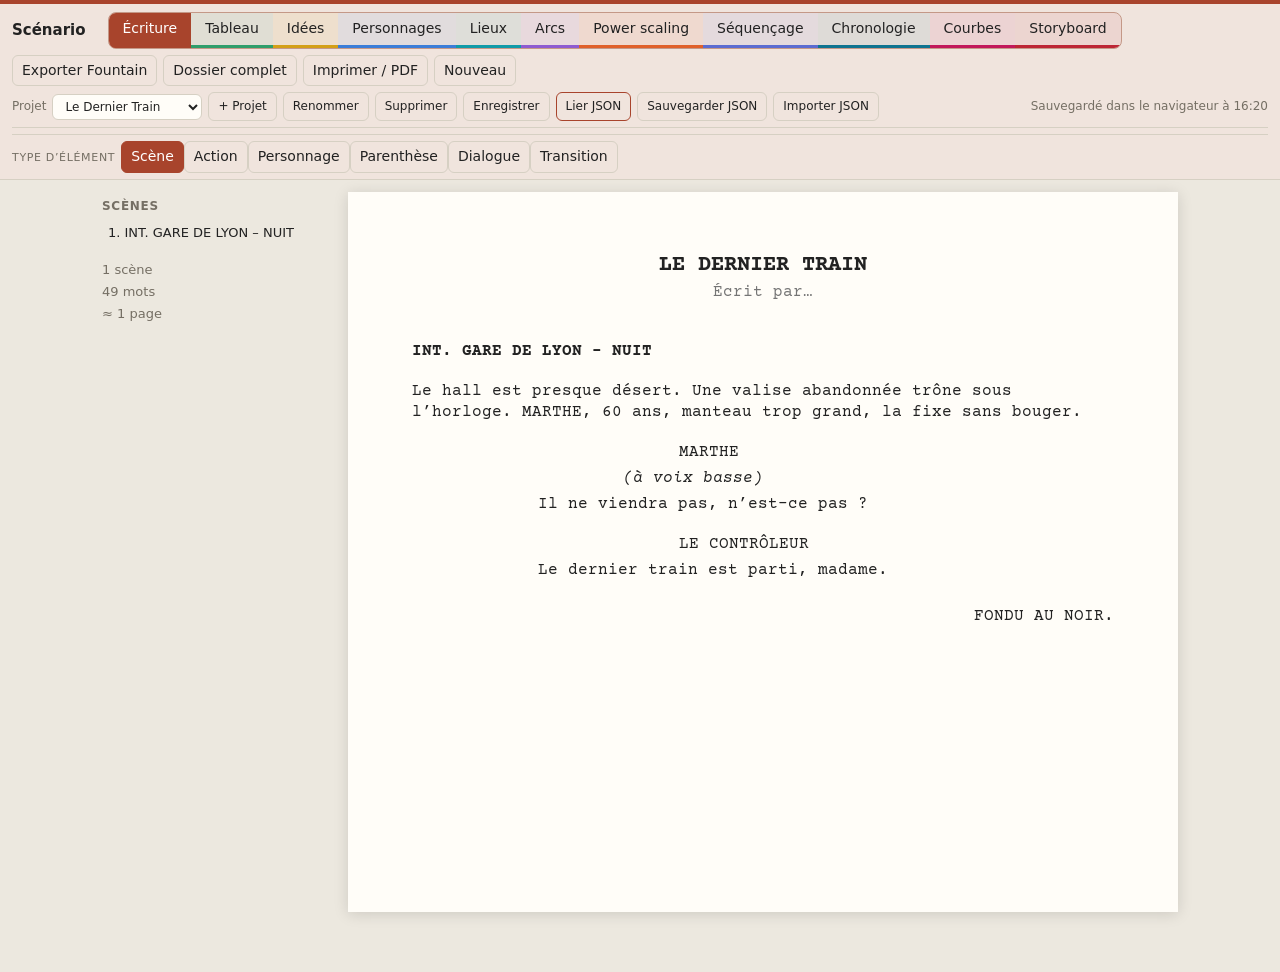
<file: index.html>
<!DOCTYPE html>
<html lang="fr"><head><meta charset="utf-8"><title>Scénario — éditeur</title>
<meta http-equiv="refresh" content="0; url=Sc%C3%A9nario%20%E2%80%94%20%C3%A9diteur.html">
<link rel="canonical" href="Sc%C3%A9nario%20%E2%80%94%20%C3%A9diteur.html"></head>
<body><a href="Sc%C3%A9nario%20%E2%80%94%20%C3%A9diteur.html">Ouvrir l’éditeur</a></body></html>
</file>
<file: style.css>
:root{--bg:#ece8df;--panel:#f7f4ee;--ink:#222;--muted:#756f64;--line:#d6d0c3;--accent:#a8442c;--paper:#fffdf8;--pink:#222;box-sizing:border-box;padding-top:env(safe-area-inset-top,0px);padding-bottom:env(safe-area-inset-bottom,0px)}
@media (prefers-color-scheme:dark){:root:not([data-theme="light"]){--bg:#17171a;--panel:#202024;--ink:#e6e3dc;--muted:#99958b;--line:#35353b;--accent:#e08a6e;--paper:#26262b;--pink:#e6e3dc}}
:root[data-theme="dark"]{--bg:#17171a;--panel:#202024;--ink:#e6e3dc;--muted:#99958b;--line:#35353b;--accent:#e08a6e;--paper:#26262b;--pink:#e6e3dc}
html{scroll-padding-top:calc(env(safe-area-inset-top,0px) + 70px)}
*{box-sizing:border-box}
body{margin:0;background:var(--bg);color:var(--ink);font:14px/1.4 system-ui,sans-serif}
body::before{content:"";position:fixed;inset:0 0 auto;height:env(safe-area-inset-top,0px);background:var(--panel);z-index:10}
header{position:sticky;top:env(safe-area-inset-top,0px);z-index:9;background:var(--panel);border-bottom:1px solid var(--line);padding:8px 12px;display:flex;flex-wrap:wrap;gap:6px;align-items:center}
header b{font-size:15px;margin-right:6px}
button{font:inherit;color:var(--ink);background:transparent;border:1px solid var(--line);border-radius:6px;padding:5px 9px;cursor:pointer}
button:hover{border-color:var(--accent)}
button.on{background:var(--accent);border-color:var(--accent);color:#fff}
.sp{flex:1}
#chips{padding:6px 12px;display:flex;gap:6px;flex-wrap:wrap;min-height:6px}
#chips button{font-size:12px;padding:2px 8px}
main{display:grid;grid-template-columns:230px 1fr;gap:16px;padding:0 12px 60px;max-width:1100px;margin:0 auto}
aside{position:sticky;top:calc(env(safe-area-inset-top,0px) + 60px);align-self:start;max-height:75vh;overflow:auto;font-size:13px}
aside h3{margin:6px 0;font-size:12px;text-transform:uppercase;letter-spacing:.06em;color:var(--muted)}
aside a{display:block;padding:4px 6px;border-radius:5px;color:var(--ink);cursor:pointer;white-space:nowrap;overflow:hidden;text-overflow:ellipsis}
aside a:hover{background:var(--line)}
#st{color:var(--muted);margin-top:12px;line-height:1.7}
.paper{background:var(--paper);box-shadow:0 2px 14px #0002;padding:48px 64px;min-height:80vh;font:16px/1.35 'Courier Prime','Courier New',monospace;color:var(--pink)}
.ti{display:block;width:100%;border:0;background:transparent;font:inherit;color:inherit;outline:0;text-align:center}
.ti.t{font-weight:700;font-size:22px;text-transform:uppercase;margin-top:10px}
.ti.a{color:var(--muted);margin-bottom:34px}
.row{position:relative;margin-top:14px}
.row textarea{display:block;width:100%;border:0;background:transparent;resize:none;font:inherit;color:inherit;outline:0;padding:2px 0;overflow:hidden}
.row:focus-within{background:color-mix(in srgb,var(--accent) 8%,transparent)}
.lb{position:absolute;right:0;top:-12px;font:10px system-ui;color:var(--accent);opacity:0;pointer-events:none}
.row:focus-within .lb{opacity:1}
.scene{margin-top:28px}.scene textarea{font-weight:700;text-transform:uppercase}
.char{margin:14px 0 0 38%}.char textarea{text-transform:uppercase}
.paren{margin:0 0 0 30%;width:44%}.paren textarea{font-style:italic}
.dial{margin:0 0 0 18%;width:64%}
.trans{margin-top:20px}.trans textarea{text-align:right;text-transform:uppercase}
dialog{width:min(640px,92vw);background:var(--panel);color:var(--ink);border:1px solid var(--line);border-radius:10px}
dialog textarea{width:100%;height:50vh;font:13px/1.4 monospace;background:var(--paper);color:var(--ink);border:1px solid var(--line);border-radius:6px;padding:8px}
dialog .b{display:flex;gap:6px;margin-top:10px}
[hidden]{display:none!important}
#bv{position:relative;height:calc(100vh - 120px);min-height:420px;margin:0 12px;border:1px solid var(--line);border-radius:8px;overflow:hidden;touch-action:none;background:var(--panel) radial-gradient(var(--line) 1px,transparent 1px) 0 0/22px 22px;cursor:grab;user-select:none}
#w{position:absolute;left:0;top:0;transform-origin:0 0}
#sv{position:absolute;left:0;top:0;width:1px;height:1px;overflow:visible}
.group-zone{position:absolute;z-index:0;min-width:100px;min-height:70px;border:2px solid var(--zone-color);border-radius:10px;background:color-mix(in srgb,var(--zone-color) 10%,var(--panel));box-shadow:inset 0 0 0 1px #ffffff16}
.zone-bar{display:flex;align-items:center;gap:6px;min-height:28px;padding:3px 7px;background:color-mix(in srgb,var(--zone-color) 18%,var(--panel));border-bottom:1px solid color-mix(in srgb,var(--zone-color) 55%,transparent);cursor:move;touch-action:none}
.zone-bar input[type="text"]{flex:1;min-width:0;border:0;outline:0;background:transparent;color:var(--zone-color);font:700 11px system-ui,sans-serif;text-transform:uppercase}
.zone-bar input[type="color"]{width:18px;height:18px;padding:0;border:0;background:transparent;cursor:pointer}
.zone-delete{padding:0 4px;border:0;font-size:16px;line-height:1;color:var(--muted)}
.zone-resize{position:absolute;right:-2px;bottom:-2px;width:16px;height:16px;border:0;border-radius:0 0 8px 0;background:var(--zone-color);cursor:nwse-resize;touch-action:none}
#zoneDraw.on{background:var(--accent);border-color:var(--accent);color:#fff}
.zone-preview{position:absolute;z-index:0;border:2px dashed var(--accent);border-radius:8px;background:color-mix(in srgb,var(--accent) 8%,transparent);pointer-events:none}
.zone-mode{cursor:crosshair!important}
.zone-mode .node{cursor:default}
.zone-mode .zone-bar{cursor:move}
.node{z-index:2}
#sv{z-index:1;pointer-events:none}
.hit{pointer-events:stroke}
.g{pointer-events:none}
.lk{fill:none;stroke:var(--muted);stroke-width:2}.tmp{stroke:var(--accent);stroke-dasharray:5 4}
.hit{fill:none;stroke:transparent;stroke-width:14;pointer-events:stroke;cursor:pointer}.g:hover .lk{stroke:var(--accent)}
.node{position:absolute;z-index:2;width:190px;min-width:150px;min-height:64px;overflow:hidden;background:var(--paper);border:1px solid var(--line);border-left:4px solid var(--c);border-radius:8px;padding:8px 10px 14px;font-size:12px;cursor:grab;box-shadow:0 1px 6px #0002}
.node-resize{position:absolute;right:0;bottom:0;width:17px;height:17px;padding:0;border:0;border-radius:4px 0 7px;background:var(--c);cursor:nwse-resize;touch-action:none;opacity:.72}
.node-resize::after{content:"";position:absolute;right:4px;bottom:4px;width:6px;height:6px;border-right:1px solid #fff;border-bottom:1px solid #fff}
.node-resize:hover{opacity:1}
.nk{font-size:.84em;text-transform:uppercase;letter-spacing:.06em;color:var(--c);display:flex;justify-content:space-between}
.nt{font-weight:600;margin-top:2px;overflow-wrap:anywhere}.ns{color:var(--muted);margin-top:4px;overflow-wrap:anywhere}
.node textarea{width:100%;min-height:46px;border:0;background:transparent;resize:none;font:inherit;color:inherit;outline:0;overflow:hidden;padding:0;margin-top:2px}
.x{border:0;padding:0 4px;color:var(--muted);line-height:1}
.pt{position:absolute;width:16px;height:16px;border-radius:50%;background:var(--c);border:2px solid var(--paper);cursor:crosshair}.pl,.pr{top:50%;margin-top:-8px}.ptop,.pbot{left:50%;margin-left:-8px}.pl{left:-11px}.pr{right:-11px}.ptop{top:-11px}.pbot{bottom:-11px}
#hint{position:absolute;left:10px;bottom:8px;font-size:11px;color:var(--muted);pointer-events:none}
header{flex-direction:column;flex-wrap:nowrap;align-items:stretch;gap:6px;padding:8px 12px 6px}
.r1,.r2{display:flex;flex-wrap:wrap;gap:6px;align-items:center}
.projects{display:flex;flex-wrap:wrap;gap:6px;align-items:center;padding:0 0 6px;border-bottom:1px solid var(--line);font-size:12px;color:var(--muted)}
.projects select{min-width:150px;max-width:260px}
.projects button#linkProjectJson{border-color:var(--accent)}
#saveStatus{margin-left:auto;min-width:135px;text-align:right}
.r2{border-top:1px solid var(--line);padding-top:6px;min-height:36px}
.ac{display:inline-flex;gap:6px}
#vt{display:inline-flex;border:1px solid var(--line);border-radius:8px;overflow:hidden;margin-left:10px}
#vt button{border:0;border-radius:0;padding:6px 14px}
.gl,#tb::before{font-size:11px;text-transform:uppercase;letter-spacing:.06em;color:var(--muted)}
#tb::before{content:"Type d’élément";margin-right:6px}
.gl:not(:first-child){border-left:1px solid var(--line);padding-left:10px;margin-left:6px}
select,#sq{font:inherit;background:var(--paper);color:var(--ink);border:1px solid var(--line);border-radius:6px;padding:4px 8px}
#sq{width:150px}
#tf{display:inline-flex;gap:4px;flex-wrap:wrap}#tf button{padding:3px 9px;font-size:12px}
html{scroll-padding-top:calc(env(safe-area-inset-top,0px) + 120px)}
aside{top:calc(env(safe-area-inset-top,0px) + 110px)}
#bv{height:calc(100vh - 160px)}
#iv{max-width:1000px;margin:0 auto;padding:0 12px 60px}
.cap{background:var(--panel);border:1px solid var(--line);border-radius:10px;padding:10px;margin-bottom:16px}
.cap textarea{width:100%;min-height:54px;border:0;background:transparent;font:inherit;font-size:15px;color:inherit;outline:0;resize:vertical}
.cb{display:flex;gap:12px;align-items:center;flex-wrap:wrap;margin-top:6px;font-size:13px;color:var(--muted)}
#il{columns:240px;column-gap:12px}
.idea{break-inside:avoid;margin-bottom:12px;background:var(--paper);border:1px solid var(--line);border-top:4px solid var(--c);border-radius:8px;padding:8px 10px;box-shadow:0 1px 5px #0002}
.idea textarea{width:100%;min-height:40px;border:0;background:transparent;resize:none;font:inherit;color:inherit;outline:0;overflow:hidden;padding:0}
.ib{display:flex;gap:4px;align-items:center;margin-top:6px}.ib button{padding:2px 7px;font-size:12px}.ib select{font-size:12px;padding:2px 4px;color:var(--c)}
.em{color:var(--muted);text-align:center;padding:30px;column-span:all}
#cv{max-width:1100px;margin:0 auto;padding:8px 12px 60px}
:root{--character-red:#bd2635;--character-rule:#aaa}
.character-toolbar,.character-actions,.character-heading,.subsection-heading{display:flex;align-items:center;justify-content:space-between;gap:8px;flex-wrap:wrap}
.character-toolbar{padding:8px 0 12px;border-bottom:1px solid var(--line)}
.character-toolbar strong{font-size:16px}
#characterCount{margin-left:10px;color:var(--muted);font-size:12px}
.character-layout{display:grid;grid-template-columns:230px minmax(0,1fr);gap:22px;margin-top:14px}
.character-list{position:static;max-height:70vh;border-right:1px solid var(--line);padding-right:12px}
.character-list button{display:block;width:100%;text-align:left;margin-bottom:4px}
.character-list button.on{color:#fff}
.character-list{background:#202024;color:#e6e3dc;border:1px solid #3a383f;border-top:3px solid var(--character-red);padding:10px;border-radius:4px}
.character-list button{color:#e6e3dc;border-color:#45424a;border-radius:3px}
.character-list button:hover{background:#302d34;border-color:var(--character-red)}
.character-list button.on{background:var(--character-red);border-color:var(--character-red);color:#fff}
.character-editor{min-width:0}
.character-heading{padding-bottom:14px;border-bottom:1px solid var(--line)}
.character-name{flex:1;min-width:220px;font-weight:700}
.character-name input,.character-fields input,.character-fields textarea,.custom-character-field input,.custom-character-field textarea,.character-source textarea{display:block;width:100%;margin-top:4px;background:var(--paper);color:var(--ink);border:1px solid var(--line);border-radius:5px;padding:7px;font:inherit}
.character-name input{font:700 22px 'Courier Prime','Courier New',monospace}
.character-fields{display:grid;grid-template-columns:repeat(2,minmax(0,1fr));gap:12px 16px;padding:16px 0;font-size:13px;color:var(--muted)}
.character-fields textarea,.custom-character-field textarea,.character-source textarea{resize:vertical;min-height:70px;color:var(--ink)}
.character-subsection{border-top:1px solid var(--line);padding:12px 0}
.subsection-heading h2{font-size:14px;margin:0}
.character-relation,.custom-character-field{display:grid;grid-template-columns:1fr 1fr auto;gap:8px;align-items:start;padding:8px 0;border-bottom:1px solid var(--line)}
.character-relation select,.character-relation input,.custom-character-field input{min-width:0;width:100%}
.character-relation input{grid-column:1/3}
.custom-character-field{grid-template-columns:minmax(120px,.7fr) minmax(180px,1.3fr) auto}
.custom-character-field textarea{margin:0}
.character-source{padding:12px 0;color:var(--muted)}
.character-source textarea{margin-top:8px}
.character-editor{background:var(--paper);border-top:5px solid var(--character-red);padding:22px 26px 30px;box-shadow:0 2px 14px #0002}
.character-heading{align-items:flex-end;border-bottom:1px solid var(--character-rule);padding-bottom:16px}
.character-name{color:var(--character-red);font:italic 700 24px/1.2 'Courier Prime','Courier New',monospace;text-transform:uppercase}
.character-name input{border:0;border-bottom:2px solid var(--character-red);border-radius:0;background:transparent;color:var(--ink);font:inherit}
.character-fields{align-items:start;gap:14px 22px;color:var(--ink)}
.character-fields h2{grid-column:1/-1;margin:10px 0 0;color:var(--character-red);font:italic 700 17px/1.3 'Courier Prime','Courier New',monospace;text-transform:uppercase}
.character-fields label,.character-portrait>h2,.character-subsection>h2,.subsection-heading h2{color:var(--character-red);font:italic 700 14px/1.3 'Courier Prime','Courier New',monospace;text-transform:uppercase}
.character-fields input,.character-fields textarea,.custom-character-field input,.custom-character-field textarea,.character-source textarea{border:0;border-bottom:1px solid var(--character-rule);border-radius:0;background-color:transparent;padding:6px 2px;color:var(--ink)}
.character-fields textarea,.custom-character-field textarea{line-height:24px;background-image:repeating-linear-gradient(to bottom,transparent 0,transparent 23px,var(--character-rule) 24px,transparent 25px);background-attachment:local}
.character-subsection{border-color:var(--character-rule)}
.character-subsection>h2{margin:0 0 4px}
.character-note{margin:0;color:var(--muted);font-size:12px}
.character-attributes-layout{display:grid;grid-template-columns:minmax(0,1fr) minmax(230px,.8fr);gap:22px;align-items:start;border-top:1px solid var(--character-rule)}
.character-attributes-layout .character-subsection{border:0}
.character-portrait{padding:12px 0}
.character-portrait>h2{margin:0 0 8px}
.portrait-frame{position:relative;display:grid;place-items:center;aspect-ratio:4/3;min-height:230px;border:2px solid #d0d0d0;background:#fff;color:#888;overflow:hidden}
.portrait-frame img{width:100%;height:100%;position:absolute;inset:0;object-fit:cover}
.portrait-frame span{font:italic 13px 'Courier Prime','Courier New',monospace;text-transform:uppercase}
.portrait-actions{display:flex;gap:6px;margin-top:8px}
.character-relation{border-color:var(--character-rule)}
.character-subsection .subsection-heading{border-bottom:1px solid var(--character-rule);padding-bottom:8px}
.character-source{color:var(--character-red)}
.character-source textarea{border:1px solid var(--character-rule);padding:8px;min-height:120px}
.power-stat{display:grid;grid-template-columns:minmax(150px,.8fr) minmax(0,1.4fr) auto;gap:12px;align-items:start;padding:9px 0;border-bottom:1px solid var(--character-rule)}
.power-stat input,.power-stat textarea{width:100%;margin:0;padding:7px 2px;border:0;border-bottom:1px solid var(--character-rule);border-radius:0;background:transparent;color:var(--character-ink);font:inherit}
.power-stat select{width:100%;min-width:0;margin:0;padding:8px 26px 8px 7px;border:1px solid var(--character-rule);border-radius:3px;background:var(--character-paper);color:var(--character-ink);font:inherit}
.power-stat textarea{min-height:42px;resize:vertical;line-height:24px;background-image:repeating-linear-gradient(to bottom,transparent 0,transparent 23px,var(--character-rule) 24px,transparent 25px)}
.power-stat button{color:var(--character-red)}
#pv{max-width:1100px;margin:0 auto;padding:8px 12px 60px}
#arcv{max-width:1100px;margin:0 auto;padding:8px 12px 60px}
.arc-editor{min-height:60vh}
.arc-heading{display:flex;justify-content:space-between;align-items:flex-end;gap:18px;flex-wrap:wrap;padding-bottom:16px;border-bottom:1px solid var(--character-rule)}
.arc-heading h1{margin:0;color:var(--character-red);font:italic 800 24px/1.2 'Arial Narrow','Roboto Condensed',Arial,sans-serif;text-transform:uppercase}
.arc-heading>label{display:grid;gap:5px;color:var(--character-red);font:italic 700 12px 'Arial Narrow','Roboto Condensed',Arial,sans-serif;text-transform:uppercase}
.arc-heading select{min-width:220px;padding:8px;border:1px solid var(--character-rule);border-radius:3px;background:var(--character-paper);color:var(--character-ink);font:14px system-ui,sans-serif;text-transform:none}
.arc-fields{display:grid;grid-template-columns:repeat(2,minmax(0,1fr));gap:16px 22px;padding-top:16px}
.arc-fields label{display:block;color:var(--character-red);font:italic 800 14px/1.3 'Arial Narrow','Roboto Condensed',Arial,sans-serif;text-transform:uppercase}
.arc-fields textarea{display:block;width:100%;min-height:90px;margin-top:5px;padding:6px 2px;border:0;border-bottom:1px solid var(--character-rule);border-radius:0;background-color:transparent;background-image:repeating-linear-gradient(to bottom,transparent 0,transparent 23px,var(--character-rule) 24px,transparent 25px);background-attachment:local;color:var(--character-ink);font:14px/24px system-ui,sans-serif;resize:vertical;text-transform:none}
.arc-fields textarea:focus,.arc-heading select:focus{outline:1px solid var(--character-red);outline-offset:1px}
.arc-wide{grid-column:1/-1}
.arc-wide textarea{min-height:130px}
.power-editor{min-height:60vh}
.power-editor .subsection-heading{margin-bottom:10px}
#powerHeading{margin:0;color:var(--character-red);font:italic 800 24px/1.2 'Arial Narrow','Roboto Condensed',Arial,sans-serif;text-transform:uppercase}
.power-stat:first-child{border-top:1px solid var(--character-rule)}
#seqv{max-width:1100px;margin:0 auto;padding:8px 12px 60px}
#chronov{width:100%;max-width:none;min-height:calc(100vh - 180px);margin:0;padding:8px clamp(12px,2vw,32px) 28px}
.storyv{width:100%}
#storyv{width:100%;max-width:1500px;margin:0 auto;padding:8px clamp(12px,2vw,32px) 36px}
.story-toolbar{display:flex;align-items:flex-end;justify-content:space-between;gap:16px;flex-wrap:wrap;padding:10px 0 14px;border-bottom:1px solid var(--line)}
.story-toolbar h1{margin:0;color:var(--character-red);font:italic 800 24px/1.2 'Arial Narrow','Roboto Condensed',Arial,sans-serif;text-transform:uppercase}
.story-toolbar p{margin:5px 0 0;color:var(--muted);font-size:13px}
.story-actions{display:flex;gap:6px;flex-wrap:wrap}
.story-audio{width:min(100%,1100px);margin:14px auto;padding:10px 12px;background:var(--panel);border:1px solid var(--line);border-left:4px solid var(--character-red)}
.story-audio-heading{display:flex;align-items:center;justify-content:space-between;gap:10px;flex-wrap:wrap}
.story-audio-heading>div:first-child{display:flex;align-items:baseline;gap:10px;flex-wrap:wrap}
.story-audio-heading strong{color:var(--character-red);font:italic 700 13px 'Arial Narrow','Roboto Condensed',Arial,sans-serif;text-transform:uppercase}
#storyAudioName{color:var(--muted);font:12px system-ui,sans-serif}
.story-audio-actions{display:flex;gap:6px}
.story-audio audio{display:block;width:100%;height:38px;margin-top:8px;accent-color:var(--character-red)}
.story-audio audio[hidden]{display:none}
.animatic-player{width:min(100%,1100px);margin:18px auto 24px;padding:12px;background:#202024;border:1px solid #3a383f;color:#f5f2ee}
.animatic-stage{position:relative;display:grid;place-items:center;aspect-ratio:16/9;min-height:220px;overflow:hidden;background:#111}
.animatic-stage>img{width:100%;height:100%;position:absolute;inset:0;object-fit:contain;background:#111}
#animaticPlaceholder{max-width:80%;color:#aaa;text-align:center;font:italic 15px 'Courier Prime','Courier New',monospace}
.animatic-caption{position:absolute;left:0;right:0;bottom:0;display:flex;align-items:baseline;justify-content:flex-start;gap:12px;padding:28px 14px 12px;background:linear-gradient(transparent,#000b);color:white}
.animatic-caption strong{font:700 17px 'Arial Narrow','Roboto Condensed',Arial,sans-serif;text-transform:uppercase}
.animatic-caption span{font:12px system-ui,sans-serif;white-space:nowrap}
.animatic-buttons{display:flex;gap:6px}
.animatic-progress{display:grid;grid-template-columns:auto 1fr auto auto;gap:12px;align-items:center;padding-top:10px;color:#d0ccd0;font:11px system-ui,sans-serif}
#animaticScrubber{display:block;width:100%;margin:0;accent-color:#bd2635}
.animatic-track{min-width:0}
.animatic-markers{position:relative;height:22px;margin:2px 7px 0}
.animatic-marker{position:absolute;top:0;width:16px;height:22px;margin-left:-8px;padding:0;border:0;background:none;cursor:ew-resize;touch-action:none}
.animatic-marker::before{content:'';position:absolute;left:7px;top:0;width:2px;height:14px;background:#f5f2ee}
.animatic-marker::after{content:'';position:absolute;left:3px;top:12px;border:5px solid transparent;border-top:0;border-bottom:8px solid #bd2635;border-left-width:5px;border-right-width:5px}
.animatic-marker:hover::before,.animatic-marker.dragging::before{background:#bd2635}
.animatic-marker.dragging{z-index:2}
#storyboardGrid{display:grid;gap:22px}
.story-sequence-toggle{min-width:28px;padding:3px 6px}
.story-sequence-heading{display:flex;align-items:center;gap:10px;padding:8px 0;margin-bottom:10px;border-bottom:1px solid var(--line)}
.story-sequence-heading h2{margin:0;color:var(--character-red);font:italic 800 17px 'Arial Narrow','Roboto Condensed',Arial,sans-serif;text-transform:uppercase}
.story-sequence-heading>span{color:var(--muted);font:12px system-ui,sans-serif}
.story-sequence-actions{display:flex;gap:6px;margin-left:auto}
.storyboard-grid{display:flex;flex-wrap:wrap;gap:14px}
.storyboard-grid>.story-card{flex:0 0 300px}
.story-card{min-width:0;padding:10px;background:var(--paper);border:1px solid var(--line);border-top:3px solid #aaa;box-shadow:0 1px 5px #0001;transition:border-color .15s,box-shadow .15s}
.story-card.selected{border-top-color:var(--character-red);box-shadow:0 0 0 1px var(--character-red),0 2px 9px #0002}
.story-frame{display:grid;place-items:center;aspect-ratio:16/9;overflow:hidden;background:#252328;color:#aaa}
.story-frame img{width:100%;height:100%;object-fit:contain}
.story-frame span{font:italic 12px 'Courier Prime','Courier New',monospace;text-transform:uppercase}
.story-card>button{margin-top:7px;font-size:11px}
.story-card-header{display:flex;align-items:center;gap:8px;margin-top:8px}
.story-card-number{color:var(--character-red);font:italic 800 17px 'Arial Narrow','Roboto Condensed',Arial,sans-serif}
.story-card-title{flex:1;min-width:0;border:0;border-bottom:1px solid var(--character-rule);background:transparent;color:var(--character-ink);padding:5px 2px;font:italic 800 15px 'Arial Narrow','Roboto Condensed',Arial,sans-serif;text-transform:uppercase}
.story-card-controls{display:flex;align-items:center;gap:4px;margin:8px 0}
.story-card-controls label{display:flex;align-items:center;gap:5px;color:var(--muted);font:11px system-ui,sans-serif}
.story-card-controls input[type="number"]{width:66px;padding:5px;border:1px solid var(--character-rule);border-radius:3px;background:var(--paper);color:var(--character-ink);font:13px system-ui,sans-serif}
.story-card-controls button{min-width:28px;padding:3px 6px}
.story-card-controls button:disabled{opacity:.35;cursor:default}
.story-card-description{display:block;width:100%;min-height:68px;padding:5px 2px;border:0;border-bottom:1px solid var(--character-rule);background:transparent;color:var(--character-ink);font:13px/21px system-ui,sans-serif;resize:vertical}
.story-scene-select,.story-sequence-select{width:100%;margin-top:8px;padding:6px;border:1px solid var(--character-rule);border-radius:3px;background:var(--paper);color:var(--character-ink);font:12px system-ui,sans-serif}
.story-card input:focus,.story-card textarea:focus,.story-card select:focus{outline:1px solid var(--character-red);outline-offset:1px}
.timeline-chart{margin-top:28px;padding-top:14px;border-top:3px solid var(--character-red)}
.chart-head{display:flex;align-items:center;justify-content:space-between;gap:10px}
.chart-head h2{margin:0;color:var(--character-red);font:italic 800 18px 'Arial Narrow','Roboto Condensed',Arial,sans-serif;text-transform:uppercase}
.chart-options{display:flex;flex-wrap:wrap;gap:10px 14px;margin:12px 0;font:12px system-ui,sans-serif;color:var(--muted)}
.chart-options label{display:grid;gap:3px}.chart-options .chart-check{display:flex;align-items:center;gap:5px;align-self:end}
.chart-options input[type="text"],.chart-options input[type="number"],.chart-options select{padding:5px 7px;border:1px solid var(--character-rule);border-radius:3px;background:var(--paper);color:var(--character-ink);font:13px system-ui,sans-serif}
.chart-options input[type="number"]{width:74px}.chart-options>button{align-self:end}
.chart-svg{display:block;width:100%;height:auto;background:var(--paper);border:1px solid var(--line);touch-action:none}
.chart-svg text{font:12px system-ui,sans-serif;fill:var(--muted)}.chart-svg .chart-title{font-weight:700;font-size:14px;fill:var(--ink)}
.chart-svg circle{cursor:grab}
.chart-row{display:grid;grid-template-columns:28px minmax(0,1fr) 70px 70px 140px 150px auto;gap:6px;align-items:center;margin-top:6px}
.chart-row input{padding:5px;border:1px solid var(--character-rule);border-radius:3px;background:var(--paper);color:var(--character-ink);font:13px system-ui,sans-serif;min-width:0}
.timeline-toolbar{display:flex;align-items:flex-end;justify-content:space-between;gap:18px;flex-wrap:wrap;padding:10px 0 14px;border-bottom:1px solid var(--line)}
.timeline-toolbar h1{margin:0;color:var(--character-red);font:italic 800 24px/1.2 'Arial Narrow','Roboto Condensed',Arial,sans-serif;text-transform:uppercase}
.timeline-toolbar p{margin:5px 0 0;color:var(--muted);font-size:13px}
.timeline-controls{display:flex;align-items:center;gap:7px;flex-wrap:wrap}
.timeline-controls label,.timeline-name-row label{color:var(--character-red);font:italic 700 12px 'Arial Narrow','Roboto Condensed',Arial,sans-serif;text-transform:uppercase}
.timeline-controls select{min-width:190px}
.timeline-empty{padding:60px 20px;text-align:center;color:var(--muted)}
.timeline-name-row{display:flex;align-items:center;gap:10px;max-width:680px;margin:16px 0}
.timeline-name-row input{flex:1;min-width:0;padding:7px 4px;border:0;border-bottom:1px solid var(--character-rule);background:transparent;color:var(--character-ink);font:italic 700 18px 'Arial Narrow','Roboto Condensed',Arial,sans-serif}
.timeline-name-row button{font-size:12px;color:var(--muted)}
.timeline-summary{padding:6px 0 12px;color:var(--muted);font-size:12px}
.timeline-track{position:relative;display:block;width:100%;min-height:calc(100vh - 300px);padding:0 0 16px;overflow-x:auto;overflow-y:hidden}
.timeline-canvas{position:relative;width:100%;min-width:0;min-height:400px}
.timeline-ruler{position:relative;z-index:3;top:0;width:100%;height:52px;background:var(--bg);border-bottom:1px solid var(--line)}
.timeline-ruler::before{position:absolute;content:"";top:4px;left:10px;right:4px;height:32px;background:linear-gradient(90deg,color-mix(in srgb,var(--character-red) 55%,var(--bg)),var(--character-red));clip-path:polygon(0 22%,calc(100% - 30px) 22%,calc(100% - 30px) 0,100% 50%,calc(100% - 30px) 100%,calc(100% - 30px) 78%,0 78%);filter:drop-shadow(0 1px 1px #0003)}
.timeline-tick{position:absolute;top:13px;width:2px;height:14px;background:var(--paper);opacity:.85}
.timeline-tick span{position:absolute;top:23px;left:0;transform:translateX(-50%);white-space:nowrap;color:var(--muted);font:10px system-ui,sans-serif}
.timeline-marker{position:absolute;z-index:2;top:7px;display:grid;place-items:center;width:26px;height:26px;padding:0;transform:translateX(-50%);border:3px solid var(--paper);border-radius:50%;background:var(--character-red);color:#fff;font:700 9px system-ui,sans-serif;cursor:grab;touch-action:none}
.timeline-marker:active{cursor:grabbing;transform:translateX(-50%) scale(1.16)}
.timeline-event-layer{position:relative;min-height:300px}
.timeline-event{position:absolute;display:flex;width:270px;flex-direction:column;gap:9px;min-width:0;padding:16px 13px 13px;background:var(--paper);border:1px solid var(--line);border-top:3px solid var(--event-color,var(--character-red));box-shadow:0 2px 7px #0001}
.timeline-event-order{position:absolute;top:8px;right:8px;display:flex;gap:2px}
.timeline-event-order button{min-width:25px;padding:2px 5px;font-size:12px}
.timeline-event-order button:disabled{opacity:.35;cursor:default}
.timeline-event-color{width:24px;height:24px;padding:2px;border:1px solid var(--line);border-radius:4px;background:var(--paper);cursor:pointer}
.timeline-time{max-width:calc(100% - 78px);padding:3px 4px;border:0;border-bottom:1px solid var(--character-rule);background:transparent;color:var(--character-red);font:italic 700 12px system-ui,sans-serif}
.timeline-event-title{width:100%;padding:5px 2px;border:0;border-bottom:1px solid var(--character-rule);background:transparent;color:var(--character-ink);font:italic 800 15px 'Arial Narrow','Roboto Condensed',Arial,sans-serif;text-transform:uppercase}
.timeline-event-description{width:100%;min-height:90px;padding:5px 2px;border:0;border-bottom:1px solid var(--character-rule);background-color:transparent;background-image:repeating-linear-gradient(to bottom,transparent 0,transparent 22px,#d2ced0 23px,transparent 24px);color:var(--character-ink);font:13px/23px system-ui,sans-serif;resize:vertical}
.timeline-scene-row{display:flex;gap:5px;align-items:center;flex-wrap:wrap;margin-top:auto}
.timeline-scene-row select{flex:1;min-width:130px;padding:6px;border:1px solid var(--character-rule);border-radius:3px;background:var(--paper);color:var(--character-ink);font:12px system-ui,sans-serif}
.timeline-scene-row button{font-size:11px}
.timeline-minors{margin-top:5px;padding:9px 8px 7px;border-left:2px solid var(--event-color,var(--character-red));background:color-mix(in srgb,var(--event-color,var(--character-red)) 4%,var(--paper))}
.timeline-minors-heading{display:flex;align-items:center;justify-content:space-between;color:var(--character-red);font:italic 700 11px 'Arial Narrow','Roboto Condensed',Arial,sans-serif;text-transform:uppercase}
.timeline-minors-heading button{min-width:24px;padding:1px 5px;color:var(--character-red)}
.timeline-minor{position:relative;display:grid;grid-template-columns:1fr auto;gap:5px 7px;margin-top:8px;padding:7px 7px 7px 13px;border-top:1px solid var(--character-rule)}
.timeline-minor-marker{position:absolute;left:var(--minor-position,50%);top:-4px;width:7px;height:7px;transform:translateX(-50%);border-radius:50%;background:var(--character-red)}
.timeline-minor-range{grid-column:1/-1;width:100%;height:13px;margin:0;accent-color:var(--character-red)}
.timeline-minor-time{justify-self:end;color:var(--muted);font:10px system-ui,sans-serif}
.timeline-minor input[type="text"]{min-width:0;width:100%;padding:4px 2px;border:0;border-bottom:1px solid var(--character-rule);background:transparent;color:var(--character-ink);font:12px system-ui,sans-serif}
.timeline-minor button{grid-column:2;grid-row:2;color:var(--character-red);padding:1px 5px}
.timeline-event input:focus,.timeline-event textarea:focus,.timeline-event select:focus,.timeline-name-row input:focus{outline:1px solid var(--character-red);outline-offset:1px}
.sequencer-toolbar{display:flex;align-items:flex-end;justify-content:space-between;gap:18px;flex-wrap:wrap;padding:10px 0 14px;border-bottom:1px solid var(--line)}
.sequencer-toolbar h1{margin:0;color:var(--character-red);font:italic 800 24px/1.2 'Arial Narrow','Roboto Condensed',Arial,sans-serif;text-transform:uppercase}
.sequencer-toolbar p{margin:5px 0 0}
.sequencer-controls{display:flex;align-items:center;gap:7px;flex-wrap:wrap}
.sequencer-controls label{font-size:12px;color:var(--muted)}
.sequencer-controls select{min-width:190px}
.sequencer-summary{display:flex;justify-content:space-between;gap:12px;padding:12px 0;color:var(--muted);font-size:12px}
#sequenceBeats{display:grid;gap:10px}
.sequence-beat{position:relative;padding:14px 16px 14px 58px;background:var(--paper);border:1px solid var(--line);border-left:4px solid var(--character-red);box-shadow:0 1px 5px #0001}
.sequence-beat-number{position:absolute;left:15px;top:15px;color:var(--character-red);font:italic 800 19px/1 'Arial Narrow','Roboto Condensed',Arial,sans-serif}
.sequence-beat-heading{display:flex;align-items:center;gap:10px}
.sequence-beat-title{flex:1;min-width:0;border:0;border-bottom:1px solid var(--character-rule);background:transparent;color:var(--character-ink);padding:5px 2px;font:italic 800 16px 'Arial Narrow','Roboto Condensed',Arial,sans-serif;text-transform:uppercase}
.sequence-beat-actions{display:flex;gap:3px}
.sequence-beat-actions button{min-width:30px;padding:3px 6px}
.sequence-beat-actions button:disabled{opacity:.35;cursor:default}
.sequence-beat-guide{margin:7px 0;color:var(--character-muted);font-size:13px}
.sequence-beat-notes{display:block;width:100%;min-height:74px;margin-top:8px;padding:6px 2px;border:0;border-bottom:1px solid var(--character-rule);border-radius:0;background-color:transparent;background-image:repeating-linear-gradient(to bottom,transparent 0,transparent 23px,var(--character-rule) 24px,transparent 25px);background-attachment:local;color:var(--character-ink);font-family:inherit;font-size:14px;line-height:24px;resize:vertical}
.sequence-scene-select{display:block;width:min(100%,360px);margin-top:10px;padding:6px 8px;border:1px solid var(--character-rule);border-radius:3px;background:var(--character-paper);color:var(--character-ink);font:13px system-ui,sans-serif}
@media (max-width:520px){.power-stat{grid-template-columns:minmax(0,1fr) auto}.power-stat textarea{grid-column:1}}
@media (max-width:700px){.arc-fields{grid-template-columns:1fr}.arc-wide{grid-column:auto}.arc-heading>label{width:100%}.arc-heading select{width:100%;min-width:0}}
@media (max-width:700px){.sequencer-controls{width:100%}.sequencer-controls select{flex:1;min-width:140px}.sequencer-controls button{flex:1}.sequence-beat{padding-left:45px;padding-right:10px}.sequence-beat-number{left:10px}.sequence-beat-title{font-size:14px}.sequence-beat-actions{gap:0}.timeline-controls{width:100%}.timeline-controls select{flex:1;min-width:130px}.timeline-controls button{flex:1}.timeline-event{flex-basis:240px}.timeline-name-row{flex-wrap:wrap}.timeline-name-row input{flex-basis:65%}}
@media (max-width:700px){.story-actions{width:100%}.story-actions button{flex:1}.story-audio-actions{width:100%}.story-audio-actions button{flex:1}.animatic-progress{grid-template-columns:auto 1fr auto}.animatic-progress span:last-child{grid-column:1/-1}.story-card-controls{flex-wrap:wrap}}
.character-editor{--character-paper:#fff;--character-ink:#242126;--character-muted:#77727a;--character-rule:#b9b6b8;background:var(--character-paper);color:var(--character-ink);border:1px solid #e3dfe0;border-top:5px solid var(--character-red);border-radius:0;box-shadow:0 2px 14px #0001}
.character-heading{border-color:var(--character-rule)}
.character-name{font-family:'Arial Narrow','Roboto Condensed',Arial,sans-serif;font-size:25px;font-style:italic;font-weight:800;color:var(--character-red)}
.character-name input{color:var(--character-ink);font-family:'Courier Prime','Courier New',monospace;font-style:normal}
.character-editor .character-fields{color:var(--character-ink)}
.character-editor .character-fields h2,.character-editor .character-fields label,.character-editor .character-portrait>h2,.character-editor .character-subsection>h2,.character-editor .subsection-heading h2{font-family:'Arial Narrow','Roboto Condensed',Arial,sans-serif;font-style:italic;font-weight:800;color:var(--character-red)}
.character-editor .character-fields h2{font-size:18px;border-top:1px solid var(--character-rule);padding-top:12px}
.character-editor .character-fields label{font-size:14px}
.character-editor .character-fields input,.character-editor .character-fields textarea,.character-editor .custom-character-field input,.character-editor .custom-character-field textarea{background-color:transparent;color:var(--character-ink);border-color:var(--character-rule);border-radius:0}
.character-editor .character-fields textarea,.character-editor .custom-character-field textarea{background-image:repeating-linear-gradient(to bottom,transparent 0,transparent 23px,var(--character-rule) 24px,transparent 25px)}
.character-editor input:focus,.character-editor textarea:focus,.character-editor select:focus{outline:1px solid var(--character-red);outline-offset:1px}
.character-editor .character-note{color:var(--character-muted)}
.character-editor .character-subsection,.character-editor .character-subsection .subsection-heading,.character-editor .character-relation{border-color:var(--character-rule)}
.character-editor .character-relation{position:relative;padding-left:14px}
.character-editor .character-relation::before{position:absolute;content:"";left:3px;top:0;bottom:0;border-left:2px solid var(--character-red)}
.character-editor .portrait-frame{border-color:#c9c6c7;background:#fff}
.character-editor .portrait-frame span{color:var(--character-muted)}
.character-editor .character-source{color:var(--character-red)}
.character-editor .character-source textarea{background:#fff;color:var(--character-ink);border-color:var(--character-rule)}
@media (max-width:800px){.character-layout{grid-template-columns:1fr}.character-list{display:flex;gap:6px;overflow:auto;max-height:none;border-right:0;border-bottom:1px solid var(--line);padding:0 0 8px}.character-list button{width:auto;min-width:max-content;margin:0}.character-fields{grid-template-columns:1fr 1fr}}
@media (max-width:520px){.character-fields{grid-template-columns:1fr}.character-relation,.custom-character-field{grid-template-columns:1fr auto}.character-relation input{grid-column:auto}.character-actions{width:100%}.character-actions button{flex:1}}
@media (max-width:800px){aside.character-list{display:flex}}
@media (max-width:800px){main{grid-template-columns:1fr}aside{display:none}.paper{padding:26px 18px}.char{margin-left:26%}.dial{margin-left:8%;width:88%}.paren{margin-left:18%;width:70%}}
@media (max-width:600px){.projects{align-items:stretch}.projects label{align-self:center}.projects select{flex:1;min-width:0}.projects button{flex:1}#saveStatus{flex-basis:100%;text-align:left;margin:0}}
@media (max-width:700px){
header{gap:5px;padding:7px 8px}
.r1{display:grid;grid-template-columns:minmax(0,1fr);gap:6px}
.r1>b{font-size:14px}
#vt{display:flex;max-width:100%;overflow-x:auto;margin:0;border-radius:5px;scrollbar-width:thin}
#vt button{flex:1 0 auto;padding:6px 9px;white-space:nowrap}
.r1 .sp{display:none}
.ac{display:grid;grid-template-columns:repeat(3,minmax(0,1fr));gap:5px;width:100%}
.ac button{min-width:0;padding:6px 4px;font-size:12px;white-space:normal;line-height:1.2}
.projects{display:grid;grid-template-columns:auto minmax(0,1fr) repeat(2,minmax(0,1fr));gap:5px}
.projects label{align-self:center}
.projects select{width:100%;min-width:0;max-width:none}
.projects button{min-width:0;width:100%;padding:6px 4px;font-size:11px;line-height:1.2;white-space:normal}
#saveStatus{grid-column:1/-1;min-width:0;margin:0;text-align:left;font-size:11px}
.r2{min-width:0;overflow-x:auto;flex-wrap:nowrap;scrollbar-width:thin}
.r2>span{flex:0 0 auto}
#bt{gap:4px}
#tb,#bt,#it{max-width:max-content}
}
@media (max-width:400px){
.projects{grid-template-columns:auto minmax(0,1fr) repeat(2,minmax(0,1fr))}
.projects button{font-size:10px}
.ac button{font-size:11px}
}
@media print{body::before,header,aside,#chips,#bv,.lb{display:none}:root{padding:0}main{display:block;padding:0}.paper{box-shadow:none;background:#fff;color:#000;padding:0}.row:focus-within{background:none}}
.topmap-info{font:13px/1.45 system-ui,sans-serif}.topmap-info p{margin:4px 0}.topmap-info h4{margin:12px 0 4px;color:var(--character-red);font:italic 700 12px 'Arial Narrow','Roboto Condensed',Arial,sans-serif;text-transform:uppercase}.topmap-guide{color:var(--muted)}
.topmap-script{max-height:260px;overflow:auto;padding:8px 10px;background:var(--paper);border:1px solid var(--line);font:12px/1.45 'Courier Prime','Courier New',monospace}.topmap-script p{margin:3px 0}.topmap-line-char{text-align:center;font-weight:700;margin-top:8px!important}.topmap-line-dial{margin-left:12%!important;margin-right:8%!important}.topmap-line-paren{text-align:center;font-style:italic}.topmap-line-trans{text-align:right}
.topmap-shots{margin:0;padding-left:20px}.topmap-shots li{margin-bottom:4px}
.topmap-layout{display:grid;grid-template-columns:minmax(0,1fr) 280px;gap:18px;margin-top:12px}
.topmap-tools{display:flex;flex-wrap:wrap;gap:6px;margin-bottom:8px}
.topmap-svg{display:block;width:100%;height:auto;background:#2a2830;border:1px solid var(--line);touch-action:none;user-select:none;cursor:default}.topmap-svg .topmap-item{cursor:grab}.topmap-svg .topmap-handle[data-handle]{cursor:move}
.topmap-side h3{margin:12px 0 6px;color:var(--character-red);font:italic 800 14px 'Arial Narrow','Roboto Condensed',Arial,sans-serif;text-transform:uppercase}.topmap-side h3:first-child{margin-top:0}
#topmapCharacters{display:flex;flex-wrap:wrap;gap:6px}.topmap-dot{display:inline-block;width:12px;height:12px;border-radius:50%;vertical-align:-1px}
.topmap-field{display:grid;gap:3px;margin-bottom:8px;font:12px system-ui,sans-serif;color:var(--muted)}.topmap-field input[type="text"],.topmap-field select{padding:5px 7px;border:1px solid var(--line);border-radius:4px;background:var(--paper);color:var(--ink);font:13px system-ui,sans-serif}
@media (max-width:800px){.topmap-layout{grid-template-columns:1fr}}
.sequence-description{margin:12px 0 0;padding:12px 16px;background:color-mix(in srgb,var(--page) 10%,var(--paper));border:1px solid var(--line);border-left:4px solid var(--page)}.sequence-description strong{color:var(--page);font:italic 800 15px 'Arial Narrow','Roboto Condensed',Arial,sans-serif;text-transform:uppercase}.sequence-description p{margin:6px 0 0;line-height:1.5}
.subtabs{display:flex;gap:6px;margin:8px 0 12px}.subtabs button{border-bottom:3px solid var(--page)}
.radar-layout{display:grid;grid-template-columns:260px minmax(0,1fr);gap:20px;margin-top:12px}
.radar-side h3{margin:12px 0 6px;color:var(--character-red);font:italic 800 14px 'Arial Narrow','Roboto Condensed',Arial,sans-serif;text-transform:uppercase}.radar-side h3:first-child{margin-top:0}
.radar-character{display:flex;align-items:center;gap:6px;margin-bottom:4px;padding:3px 4px;border-radius:6px}.radar-character.on{background:color-mix(in srgb,var(--page) 14%,transparent);outline:1px solid var(--page)}.radar-character button{flex:1;text-align:left;border:0;background:transparent;overflow:hidden;text-overflow:ellipsis;white-space:nowrap}.radar-character input[type="color"]{width:24px;height:24px;padding:0;border:0;background:transparent}
.radar-axis{display:flex;gap:6px;margin-bottom:4px}.radar-axis input{flex:1;min-width:0;padding:5px 7px;border:1px solid var(--line);border-radius:4px;background:var(--paper);color:var(--ink);font:13px system-ui,sans-serif}
.radar-svg{display:block;width:100%;max-width:620px;height:auto;margin:0 auto;background:var(--paper);border:1px solid var(--line);touch-action:none}.radar-svg text{font:12px system-ui,sans-serif;fill:var(--muted)}.radar-svg .radar-label{font-weight:700;font-size:13px;fill:var(--ink)}.radar-svg .radar-grade{font-size:10px}.radar-svg circle{cursor:grab}
.radar-grades{display:grid;grid-template-columns:repeat(auto-fill,minmax(150px,1fr));gap:8px 14px;margin:8px 0}.radar-grades label{display:grid;gap:3px;font:12px system-ui,sans-serif;color:var(--muted)}.radar-grades select{padding:5px 7px}
#radarEditor h3{margin:14px 0 4px;color:var(--character-red);font:italic 800 16px 'Arial Narrow','Roboto Condensed',Arial,sans-serif;text-transform:uppercase}
@media (max-width:800px){.radar-layout{grid-template-columns:1fr}}
.brand{display:flex;align-items:center;gap:10px}#menuToggle{display:none}
@media (max-width:700px){
.brand{justify-content:space-between}#menuToggle{display:inline-block}
header:not(.menu-open) .projects,header:not(.menu-open) .ac{display:none}
input:not([type="range"]):not([type="checkbox"]):not([type="color"]),select,.cap textarea,.character-editor textarea{font-size:16px!important}
button{min-height:36px}
#bv{height:calc(100vh - 190px);height:calc(100dvh - 190px)}
.chart-row{grid-template-columns:28px minmax(0,1fr) 1fr 1fr}.chart-row select{grid-column:span 2}
.chart-options input[type="number"]{width:72px}
.timeline-tools-row strong{min-width:100%}.timeline-tools-row label{flex:1 1 130px}.timeline-tools-row select,.timeline-tools-row input[type="text"]{width:100%}
.storyboard-grid>.story-card{flex:1 1 100%}
.story-sequence-heading{flex-wrap:wrap}.story-sequence-actions{width:100%;flex-wrap:wrap}
#il{columns:1}
.paper{padding:22px 14px}
}
@media (pointer:coarse){
.pt{width:24px;height:24px}.pl,.pr{margin-top:-12px}.ptop,.pbot{margin-left:-12px}.pl{left:-15px}.pr{right:-15px}.ptop{top:-15px}.pbot{bottom:-15px}
.node-resize,.zone-resize{width:28px;height:28px}
.zone-bar{min-height:36px}.zone-bar input[type="color"]{width:28px;height:28px}
.timeline-marker{width:34px;height:34px;top:3px}
.animatic-marker{width:30px;margin-left:-15px}.animatic-marker::before{left:14px}.animatic-marker::after{left:10px}
.timeline-grip{padding:6px 8px}
.character-list button{min-height:40px}
}
.nk-actions{display:inline-flex;gap:2px}.node .fav{border:0;padding:0 4px;font-size:15px;line-height:1;color:var(--muted)}.node.is-fav .fav{color:#d4a017}
.node.is-fav{box-shadow:0 0 0 2px #d4a017,0 2px 8px #0003}
.fav-only .node:not(.is-fav){opacity:.22}
.timeline-tools{margin:10px 0;padding:8px 12px;background:var(--panel);border:1px solid var(--line);border-radius:8px}.timeline-tools summary{cursor:pointer;font:italic 700 13px 'Arial Narrow','Roboto Condensed',Arial,sans-serif;text-transform:uppercase;color:var(--character-red)}
.timeline-tools-row{display:flex;flex-wrap:wrap;gap:8px 14px;align-items:flex-end;margin-top:10px;font:12px system-ui,sans-serif;color:var(--muted)}.timeline-tools-row label{display:grid;gap:3px}.timeline-tools-row strong{align-self:center;min-width:70px;color:var(--ink)}
.timeline-tools-row input[type="text"],.timeline-tools-row input[type="number"],.timeline-tools-row select{padding:5px 7px;border:1px solid var(--line);border-radius:4px;background:var(--paper);color:var(--ink);font:13px system-ui,sans-serif}.timeline-tools-row input[type="number"]{width:80px}
.tl-zoom{display:inline-flex;align-items:center;gap:6px}.tl-zoom span{min-width:46px;text-align:center}
.tl-period-row{display:flex;flex-wrap:wrap;gap:6px;align-items:center;margin-top:6px}.tl-period-row input[type="text"],.tl-period-row input[type="number"]{padding:5px 7px;border:1px solid var(--line);border-radius:4px;background:var(--paper);color:var(--ink);font:13px system-ui,sans-serif}.tl-period-row input[type="number"]{width:80px}
.timeline-periods{position:absolute;left:0;right:0;top:56px;height:22px;pointer-events:none}.timeline-period{position:absolute;top:0;height:22px;overflow:hidden;padding:2px 6px;border-radius:4px;background:color-mix(in srgb,var(--period-color) 28%,transparent);border:1px solid var(--period-color);color:var(--ink);font:11px/16px system-ui,sans-serif;white-space:nowrap;text-overflow:ellipsis}
.timeline-event.dimmed,.timeline-marker.dimmed{opacity:.25}
.timeline-grip{cursor:grab;color:var(--muted);padding:0 3px;touch-action:none;user-select:none}.timeline-grip:active{cursor:grabbing}
.timeline-meta{display:flex;flex-direction:column;gap:6px}.timeline-meta select,.timeline-value{padding:4px 6px;border:1px solid var(--character-rule);border-radius:3px;background:var(--paper);color:var(--character-ink);font:12px system-ui,sans-serif}.timeline-value{width:100%}
.timeline-people{display:flex;flex-wrap:wrap;gap:4px}.timeline-chip{display:inline-flex;align-items:center;gap:2px;padding:1px 2px 1px 8px;border:1px solid var(--character-rule);border-radius:99px;font:11px system-ui,sans-serif}.timeline-chip button{border:0;padding:0 5px;font-size:12px}
.timeline-minor-move{max-width:70px}
.timeline-canvas.compact .timeline-event:not(.expanded){cursor:pointer}.timeline-canvas.compact .timeline-event:not(.expanded) :is(.timeline-event-description,.timeline-scene-row,.timeline-minors,.timeline-meta){display:none}
#lv,#graphv{max-width:1100px;margin:0 auto;padding:8px 12px 60px}
:root{--page:#a8442c}
body[data-view="w"]{--page:#a8442c}body[data-view="b"]{--page:#2f9e6b}body[data-view="i"]{--page:#d4a017}body[data-view="c"]{--page:#3b7dd8}body[data-view="l"]{--page:#0f9ba8}body[data-view="a"]{--page:#8e5bd1}body[data-view="p"]{--page:#e0602a}body[data-view="q"]{--page:#5b6bd1}body[data-view="t"]{--page:#0e7490}body[data-view="g"]{--page:#c2185b}body[data-view="st"]{--page:#bd2635}
body{--accent:var(--page);--character-red:var(--page)}
header{border-top:4px solid var(--page);background:color-mix(in srgb,var(--page) 9%,var(--panel));transition:background .2s,border-color .2s}
#vt{border-color:color-mix(in srgb,var(--page) 40%,var(--line))}
#vt button{border-bottom:3px solid var(--tab);background:color-mix(in srgb,var(--tab) 8%,transparent)}
#vt button:hover{background:color-mix(in srgb,var(--tab) 22%,transparent)}
#vt button.on{background:var(--tab);color:#fff}
#vw{--tab:#a8442c}#vb{--tab:#2f9e6b}#vi{--tab:#d4a017}#vc{--tab:#3b7dd8}#vl{--tab:#0f9ba8}#varc{--tab:#8e5bd1}#vp{--tab:#e0602a}#vseq{--tab:#5b6bd1}#vchrono{--tab:#0e7490}#vg{--tab:#c2185b}#vstory{--tab:#bd2635}
</file>
